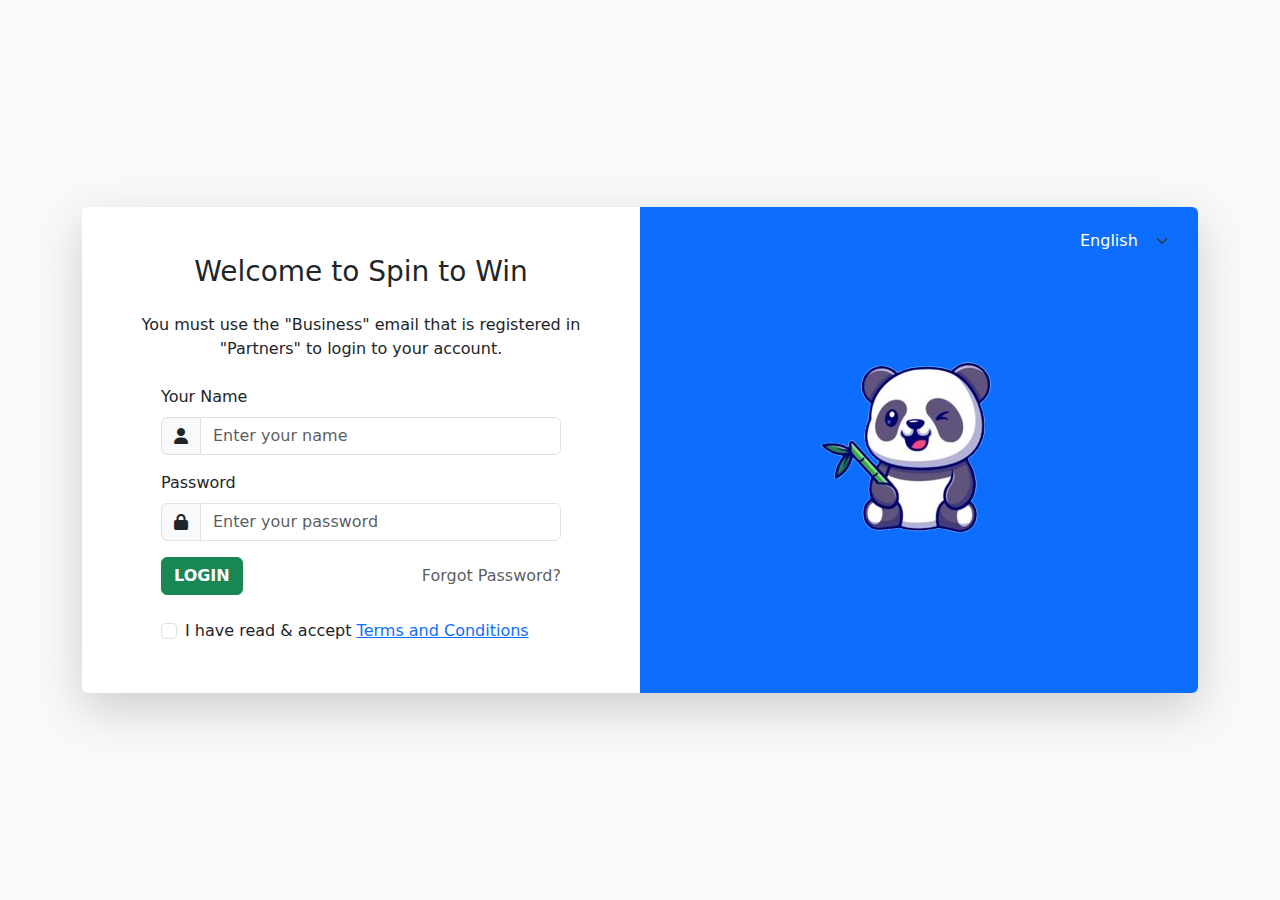
<file: Task-3/login.html>
<!DOCTYPE html>
<html lang="en">

<head>
    <meta charset="UTF-8">
    <meta name="viewport" content="width=device-width, initial-scale=1.0">
    <title>Spin to Win</title>
    <link href="https://cdn.jsdelivr.net/npm/bootstrap@5.3.0-alpha1/dist/css/bootstrap.min.css" rel="stylesheet">
    <link rel="stylesheet" href="https://cdnjs.cloudflare.com/ajax/libs/font-awesome/6.7.2/css/all.min.css" integrity="sha512-Evv84Mr4kqVGRNSgIGL/F/aIDqQb7xQ2vcrdIwxfjThSH8CSR7PBEakCr51Ck+w+/U6swU2Im1vVX0SVk9ABhg==" crossorigin="anonymous" referrerpolicy="no-referrer" />
</head>

<body class="bg-light">
    <div class="container d-flex justify-content-center align-items-center vh-100">
        <div class="row shadow-lg bg-white rounded overflow-hidden w-100" style="max-width: 1200px;">
            <!-- Login Section -->
            <div class="col-lg-6 p-5">
                <div class="text-center mb-4">
                    <h1 class="h3">Welcome to Spin to Win</h1>
                </div>
                <p class="text-center mb-4">
                    You must use the "Business" email that is registered in <br> "Partners" to login to your account.
                </p>
                <form action="#" method="post" class="mx-auto" style="max-width: 400px;">
                    <div class="mb-3">
                        <label for="name" class="form-label">Your Name</label>
                        <div class="input-group">
                            <span class="input-group-text"><i class="fa-solid fa-user"></i></span>
                            <input type="text" id="name" class="form-control" placeholder="Enter your name" required>
                        </div>
                    </div>
                    <div class="mb-3">
                        <label for="password" class="form-label">Password</label>
                        <div class="input-group">
                            <span class="input-group-text"><i class="fa-solid fa-lock"></i></span>
                            <input type="password" id="password" class="form-control" placeholder="Enter your password" required>
                        </div>
                    </div>
                    <div class="d-flex justify-content-between align-items-center mb-4">
                        <button type="submit" class="btn btn-success fw-bold">LOGIN</button>
                        <a href="#" class="text-muted text-decoration-none">Forgot Password?</a>
                    </div>
                    <div class="form-check">
                        <input type="checkbox" class="form-check-input" id="terms">
                        <label class="form-check-label" for="terms">
                            I have read & accept <a href="#" class="text-decoration-underline">Terms and Conditions</a>
                        </label>
                    </div>
                </form>
            </div>

            <!-- Right Section -->
            <div class="col-lg-6 bg-primary d-flex justify-content-center align-items-center position-relative">
                <div class="position-absolute top-0 end-0 p-3">
                    <select class="form-select bg-primary text-white border-0">
                        <option value="en" selected>English</option>
                        <option value="es">Español</option>
                        <option value="fr">Français</option>
                        <option value="de">Deutsch</option>
                    </select>
                </div>
                <div class="text-center text-white w-100">
                    <img src="./Screenshot_2025-01-10_172049-removebg-preview.png" alt="Spin to Win Image" class="img-fluid">
                </div>
            </div>
        </div>
    </div>

    <script src="https://cdn.jsdelivr.net/npm/bootstrap@5.3.0-alpha1/dist/js/bootstrap.bundle.min.js"></script>
</body>

</html>
</file>
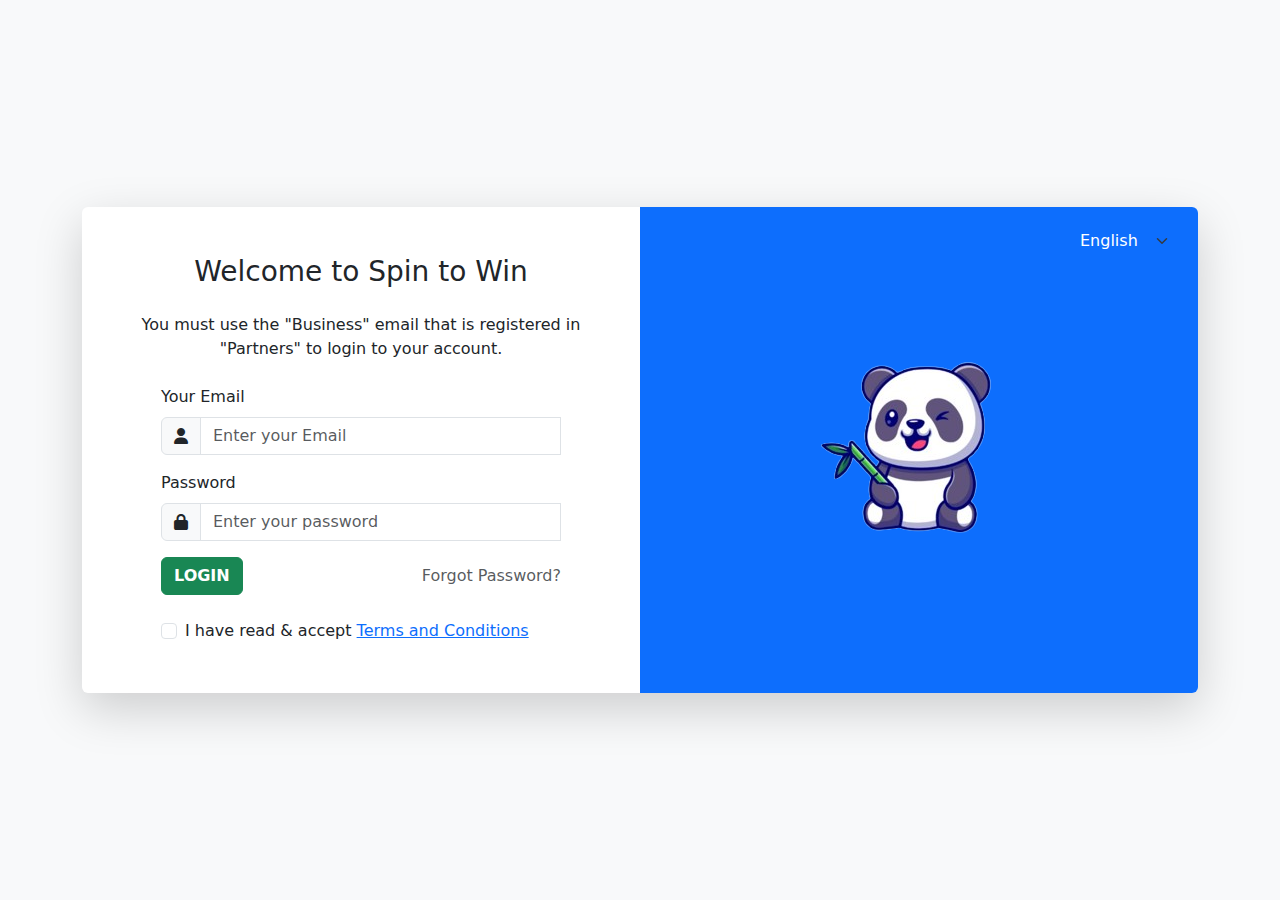
<file: Task-4/login.html>
<!DOCTYPE html>
<html lang="en">

<head>
    <meta charset="UTF-8">
    <meta name="viewport" content="width=device-width, initial-scale=1.0">
    <title>Spin to Win</title>
    <link href="https://cdn.jsdelivr.net/npm/bootstrap@5.3.0-alpha1/dist/css/bootstrap.min.css" rel="stylesheet">
    <link rel="stylesheet" href="https://cdnjs.cloudflare.com/ajax/libs/font-awesome/6.7.2/css/all.min.css"
        integrity="sha512-Evv84Mr4kqVGRNSgIGL/F/aIDqQb7xQ2vcrdIwxfjThSH8CSR7PBEakCr51Ck+w+/U6swU2Im1vVX0SVk9ABhg=="
        crossorigin="anonymous" referrerpolicy="no-referrer" />
</head>

<body class="bg-light">
    <div class="container d-flex justify-content-center align-items-center vh-100">
        <div class="row shadow-lg bg-white rounded overflow-hidden w-100" style="max-width: 1200px;">
            <!-- Login Section -->
            <div class="col-lg-6 p-5">
                <div class="text-center mb-4">
                    <h1 class="h3">Welcome to Spin to Win</h1>
                </div>
                <p class="text-center mb-4">
                    You must use the "Business" email that is registered in <br> "Partners" to login to your account.
                </p>
                <form id="loginForm" class="needs-validation mx-auto" novalidate style="max-width: 400px;">
                    <div class="mb-3">
                        <label for="name" class="form-label">Your Email</label>
                        <div class="input-group">
                            <span class="input-group-text"><i class="fa-solid fa-user"></i></span>
                            <input type="email" id="name" class="form-control" placeholder="Enter your Email" required>
                            <div class="invalid-feedback">Please enter your Email (should not exceed more than 254 chars).</div>
                            <div class="valid-feedback">Looks good!</div>
                        </div>
                    </div>
                    <div class="mb-3">
                        <label for="password" class="form-label">Password</label>
                        <div class="input-group">
                            <span class="input-group-text"><i class="fa-solid fa-lock"></i></span>
                            <input type="password" id="password" class="form-control" placeholder="Enter your password"
                                required>
                            <div class="invalid-feedback">Please enter your password.</div>
                            <div class="valid-feedback">Looks good!</div>
                        </div>
                    </div>
                    <div class="d-flex justify-content-between align-items-center mb-4">
                        <button type="submit" class="btn btn-success fw-bold">LOGIN</button>
                        <a href="#" class="text-muted text-decoration-none">Forgot Password?</a>
                    </div>
                    <div class="form-check">
                        <input type="checkbox" class="form-check-input" id="terms" required>
                        <label class="form-check-label" for="terms">
                            I have read & accept <a href="#" class="text-decoration-underline">Terms and Conditions</a>
                        </label>
                        <div class="invalid-feedback">You must accept the terms and conditions.</div>
                    </div>
                </form>
            </div>

            <!-- Right Section -->
            <div class="col-lg-6 bg-primary d-flex justify-content-center align-items-center position-relative">
                <div class="position-absolute top-0 end-0 p-3">
                    <select class="form-select bg-primary text-white border-0">
                        <option value="en" selected>English</option>
                        <option value="es">Español</option>
                        <option value="fr">Français</option>
                        <option value="de">Deutsch</option>
                    </select>
                </div>
                <div class="text-center text-white w-100">
                    <img src="./Screenshot_2025-01-10_172049-removebg-preview.png" alt="Spin to Win Image"
                        class="img-fluid">
                </div>
            </div>
        </div>
    </div>

    <script src="https://cdn.jsdelivr.net/npm/bootstrap@5.3.0-alpha1/dist/js/bootstrap.bundle.min.js"></script>
    <script src="./script.js"></script>

</body>

</html>
</file>
